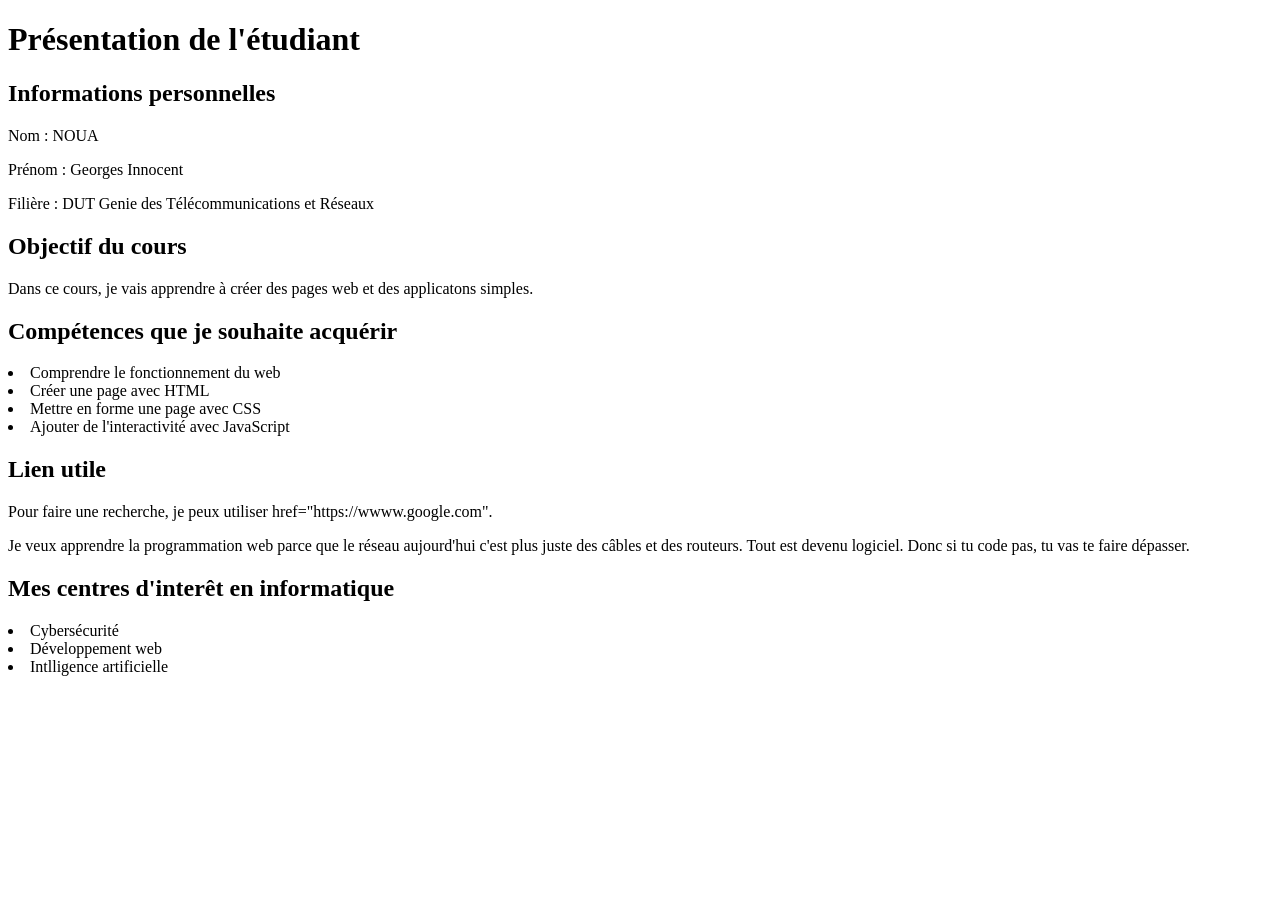
<file: TP1_decouvert_Web/index.html>
<!DOCTYPE html>
<html lang="fr">
<head>
    <meta charset="UTF-8">
    <title>Ma première page web</title>
</head>
<body>
<h1>Présentation de l'étudiant</h1>
<h2>Informations personnelles</h2>
<p>Nom : NOUA</p>
<P>Prénom : Georges Innocent</P>
<p>Filière : DUT Genie des Télécommunications et Réseaux</p>
<h2>Objectif du cours</h2>
<p>Dans ce cours, je vais apprendre à créer des pages web et des applicatons simples.</p>
<h2>Compétences que je souhaite acquérir</h2>
    <li>Comprendre le fonctionnement du web</li>
    <li>Créer une page avec HTML</li>
    <li>Mettre en forme une page avec CSS</li>
    <li>Ajouter de l'interactivité avec JavaScript</li>
<h2>Lien utile</h2>
<p>Pour faire une recherche, je peux utiliser
    <a>href="https://wwww.google.com"</a>.
</p>
<p>Je veux apprendre la programmation web parce que le réseau aujourd'hui c'est plus juste des câbles et des routeurs. Tout est devenu logiciel.
   Donc si tu code pas, tu vas te faire dépasser.
</p>
 <h2>Mes centres d'interêt en informatique</h2>
     <li>Cybersécurité</li>
     <li>Développement web</li>
     <li>Intlligence artificielle</li>
</body>
</html>
</file>
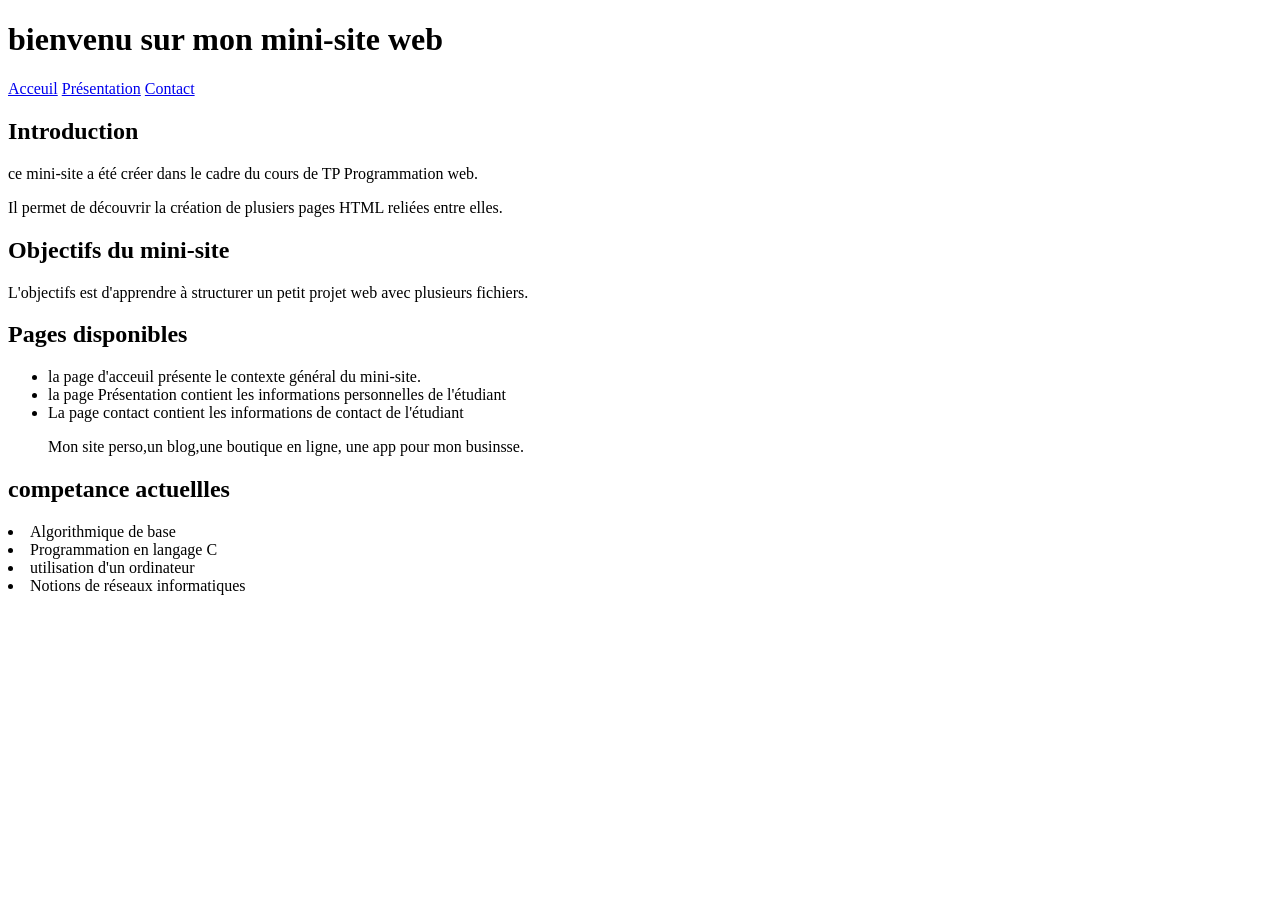
<file: TP2__MINI SITE_THML/index.html>
<!DOCTYPE html>
<html lang="fr">
<head>
    <meta charset="UTF-8"> 
    <title>Acceeil - Mon mini-site</title>
</head>
<body>
  <h1>bienvenu sur mon mini-site web</h1> 
  <nav>
    <a href="index.html">Acceuil</a>
    <a href="presentation.html">Présentation</a>
    <a href="contact.html">Contact</a>
  </nav> 
  <h2>Introduction</h2>
  <p>ce mini-site a été créer dans le cadre du cours de TP Programmation
     web.</p>
  <p>Il permet de découvrir la création de plusiers pages HTML reliées
     entre elles. </p>
  <h2>Objectifs du mini-site</h2>
  <p>L'objectifs est d'apprendre à structurer un petit projet web avec
     plusieurs fichiers.</p>
  <H2>Pages disponibles</H2>
  <ul>
   <li>la page d'acceuil présente le contexte général du mini-site.</li>
   <li>la page Présentation contient les informations personnelles 
      de l'étudiant</li>
   <li>La page contact contient les informations de contact de 
      l'étudiant </li>
      <p>Mon site perso,un blog,une boutique en ligne, une app pour mon 
         businsse.</p>
  </ul>
  <h2>competance actuellles</h2>
   <li>Algorithmique de base</li> 
   <li>Programmation en langage C</li>
   <li>utilisation d'un ordinateur</li>
   <li>Notions de réseaux informatiques</li>
</body>
</html>
</file>
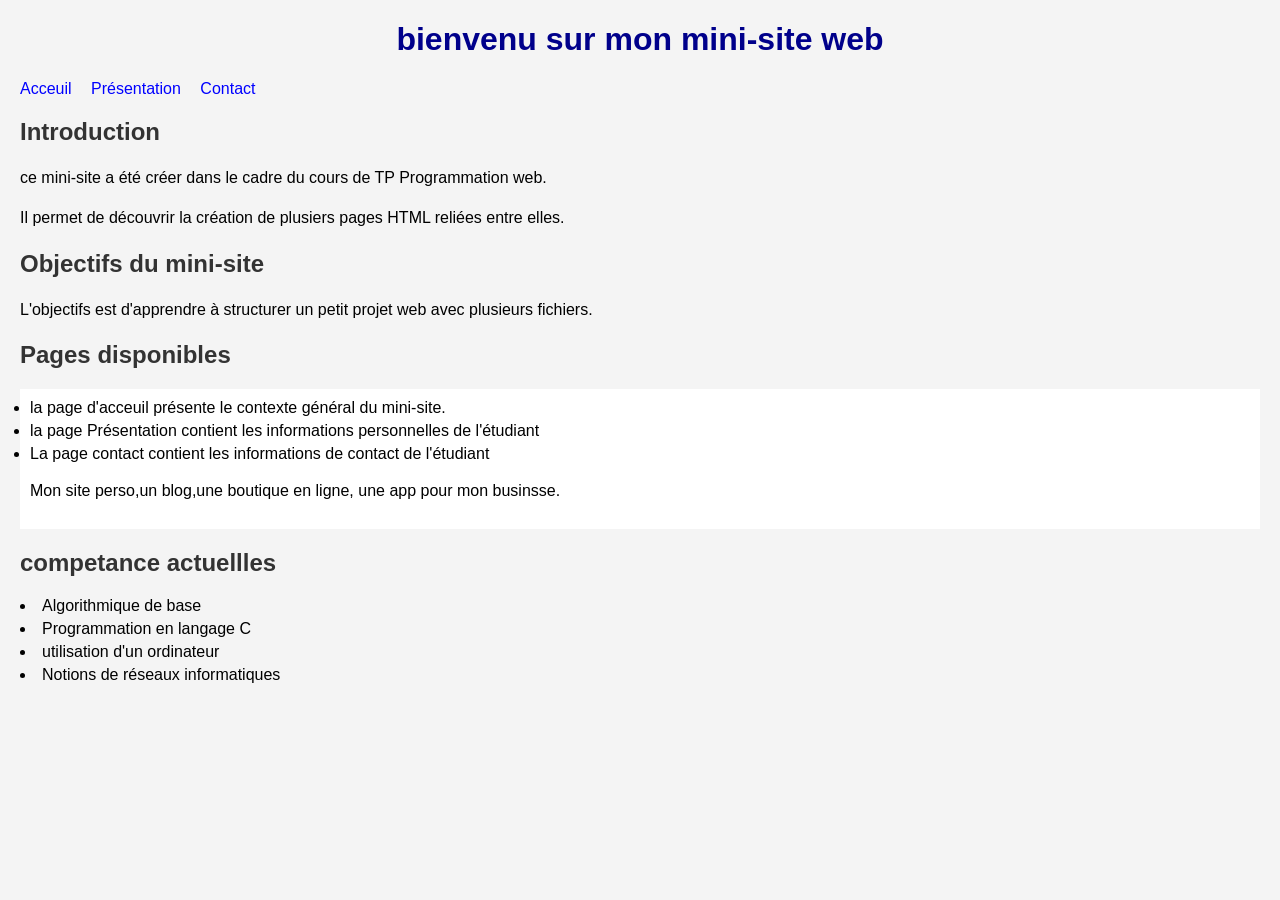
<file: TP4_CSS/index.html>
<!DOCTYPE html>
<html lang="fr">
<head>
    <meta charset="UTF-8"> 
    <title>Acceeil - Mon mini-site</title>
   <link rel="stylesheet" href="style.css">
</head>
<body>
  <h1>bienvenu sur mon mini-site web</h1> 
  <nav>
    <a href="index.html">Acceuil</a>
    <a href="presentation.html">Présentation</a>
    <a href="contact.html">Contact</a>
  </nav> 
  <h2>Introduction</h2>
  <p>ce mini-site a été créer dans le cadre du cours de TP Programmation
     web.</p>
  <p>Il permet de découvrir la création de plusiers pages HTML reliées
     entre elles. </p>
  <h2>Objectifs du mini-site</h2>
  <p>L'objectifs est d'apprendre à structurer un petit projet web avec
     plusieurs fichiers.</p>
  <H2>Pages disponibles</H2>
  <ul>
   <li>la page d'acceuil présente le contexte général du mini-site.</li>
   <li>la page Présentation contient les informations personnelles 
      de l'étudiant</li>
   <li>La page contact contient les informations de contact de 
      l'étudiant </li>
      <p>Mon site perso,un blog,une boutique en ligne, une app pour mon 
         businsse.</p>
  </ul>
  <h2>competance actuellles</h2>
   <li>Algorithmique de base</li> 
   <li>Programmation en langage C</li>
   <li>utilisation d'un ordinateur</li>
   <li>Notions de réseaux informatiques</li>
</body>
</html>
</file>
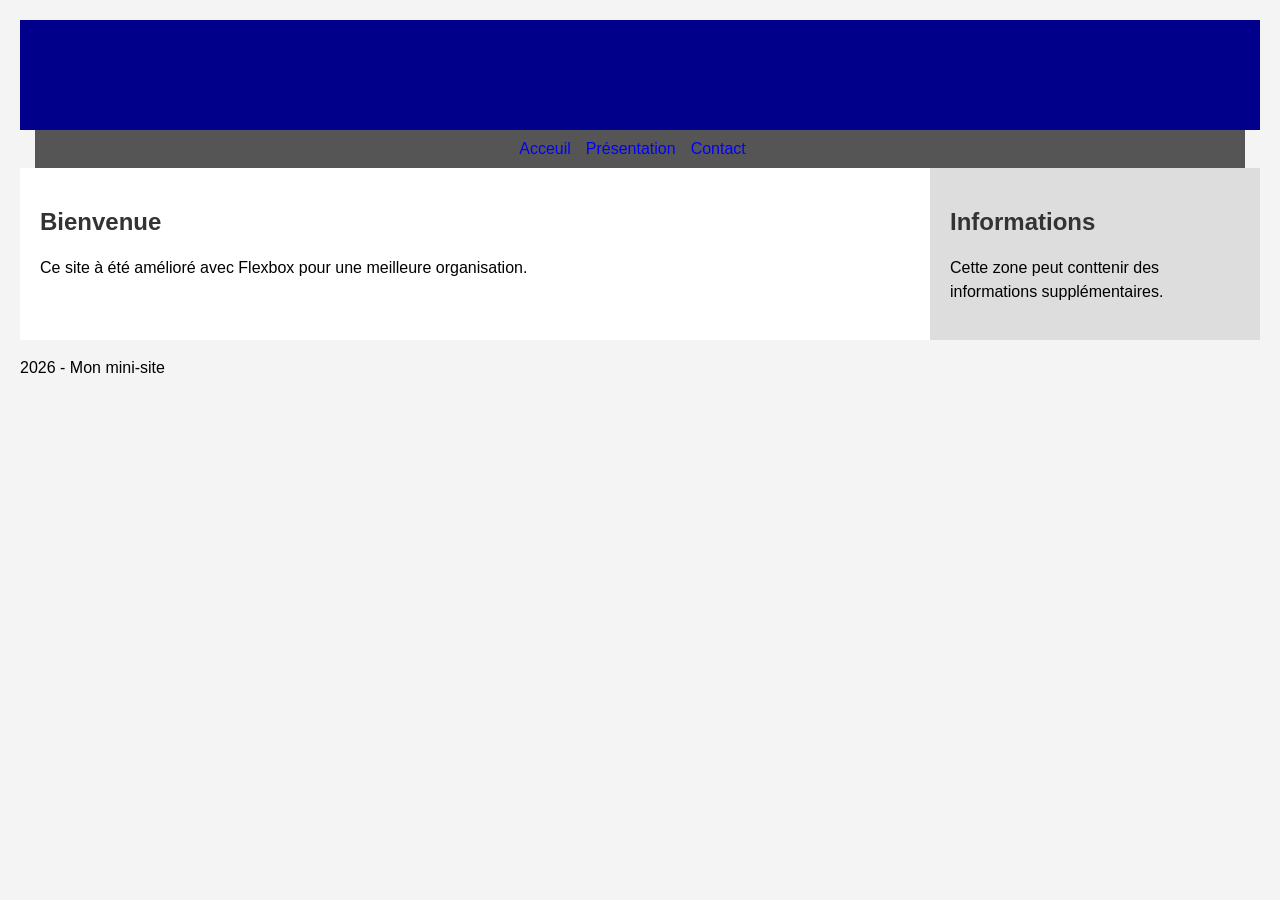
<file: TP5_Flexbox/index.html>
<!DOCTYPE html>
<html lang="fr">
<head>
    <meta charset="UTF-8"> 
    <title>Acceeil - Mon mini-site</title>
   <link rel="stylesheet" href="style.css">
</head>
<body>
   <header>
      <h1>Mon mini-site web</h1>
   </header>
   <nav>
      <a href="index.html">Acceuil</A>
      <a href="presentation.html">Présentation</a>
      <a href="contact.html">Contact</a>
   </nav>
   <div class="container">
      <main>
         <h2>Bienvenue</h2>
         <p>Ce site à été amélioré avec Flexbox pour une meilleure 
           organisation.</p>
      </main>
      <aside>
         <h2>Informations</h2>
         <p>Cette zone peut conttenir des informations supplémentaires.</P>
      </aside>
   </div>     
   <footer>
      <p> 2026 - Mon mini-site</p> 
   </footer>    
</body>
</html>
</file>
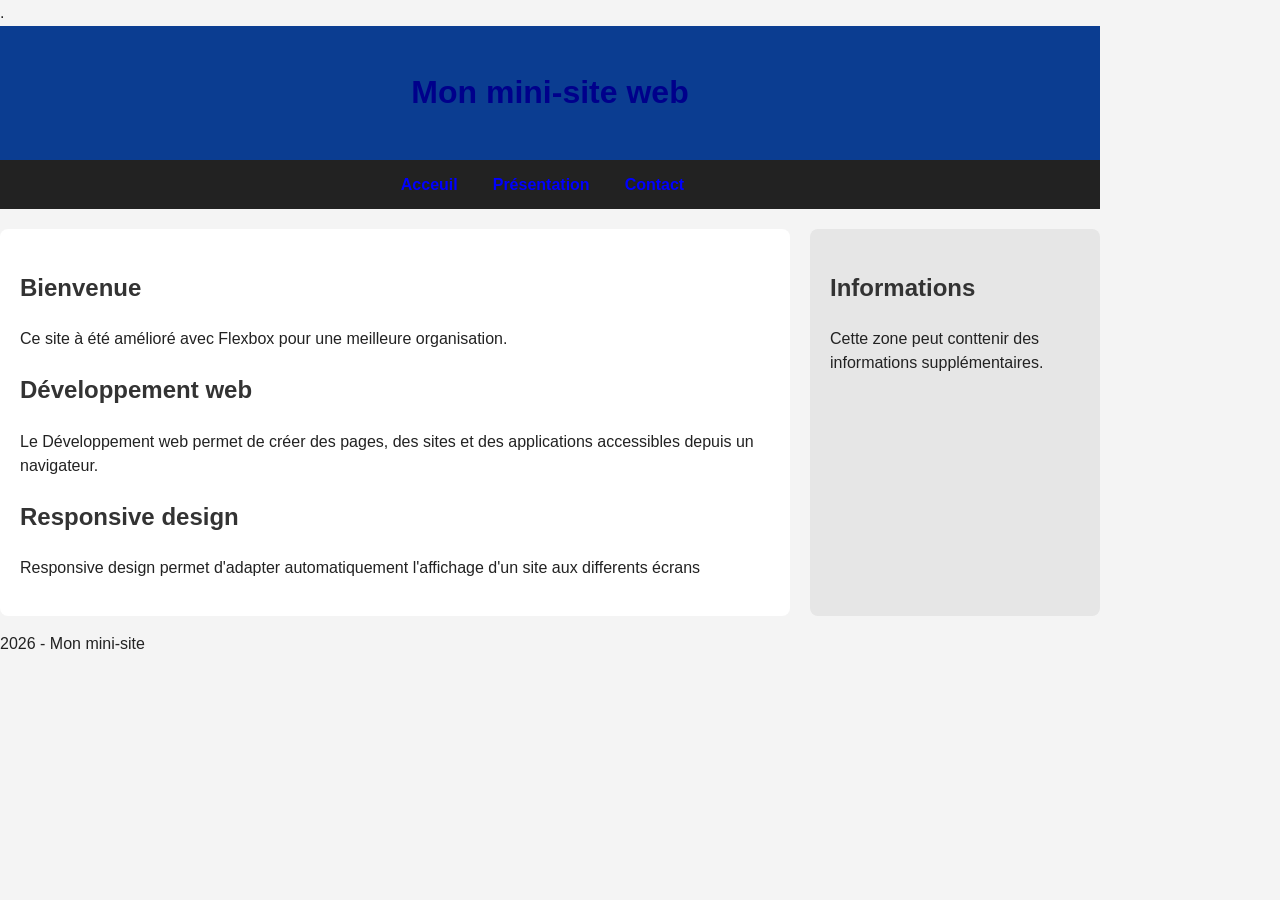
<file: TP6_Responsive_Design/index.html>
<!DOCTYPE html>
<html lang="fr">
<head>
    <meta charset="UTF-8">
    <meta name="viewport" content="width=device-width,initial-scale=1.0"> 
    <title>Acceeil - Mon mini-site</title>
   <link rel="stylesheet" href="style.css">
</head>
<body>
   <div class="page">.
   <header>
      <h1>Mon mini-site web</h1>
   </header>
   <nav>
      <a href="index.html">Acceuil</A>
      <a href="presentation.html">Présentation</a>
      <a href="contact.html">Contact</a>
   </nav>
   <div class="container">
      <main>
         <h2>Bienvenue</h2>
         <p>Ce site à été amélioré avec Flexbox pour une meilleure 
           organisation.</p>
         <div class="carte">
            <h2>Développement web</h2>
            <p>Le Développement web permet de créer des pages, des sites 
               et des applications accessibles depuis un navigateur.</p>
         </div> 
         <div class="carte">
            <h2>Responsive design</h2>
            <p>Responsive design permet d'adapter automatiquement 
               l'affichage d'un site aux differents écrans</p>
         </div>
      </main>
      <aside>
         <h2>Informations</h2>
         <p>Cette zone peut conttenir des informations supplémentaires.</P>
      </aside>
   </div>     
   <footer>
      <p> 2026 - Mon mini-site</p> 
   </footer>    
</body>
</html>
</file>
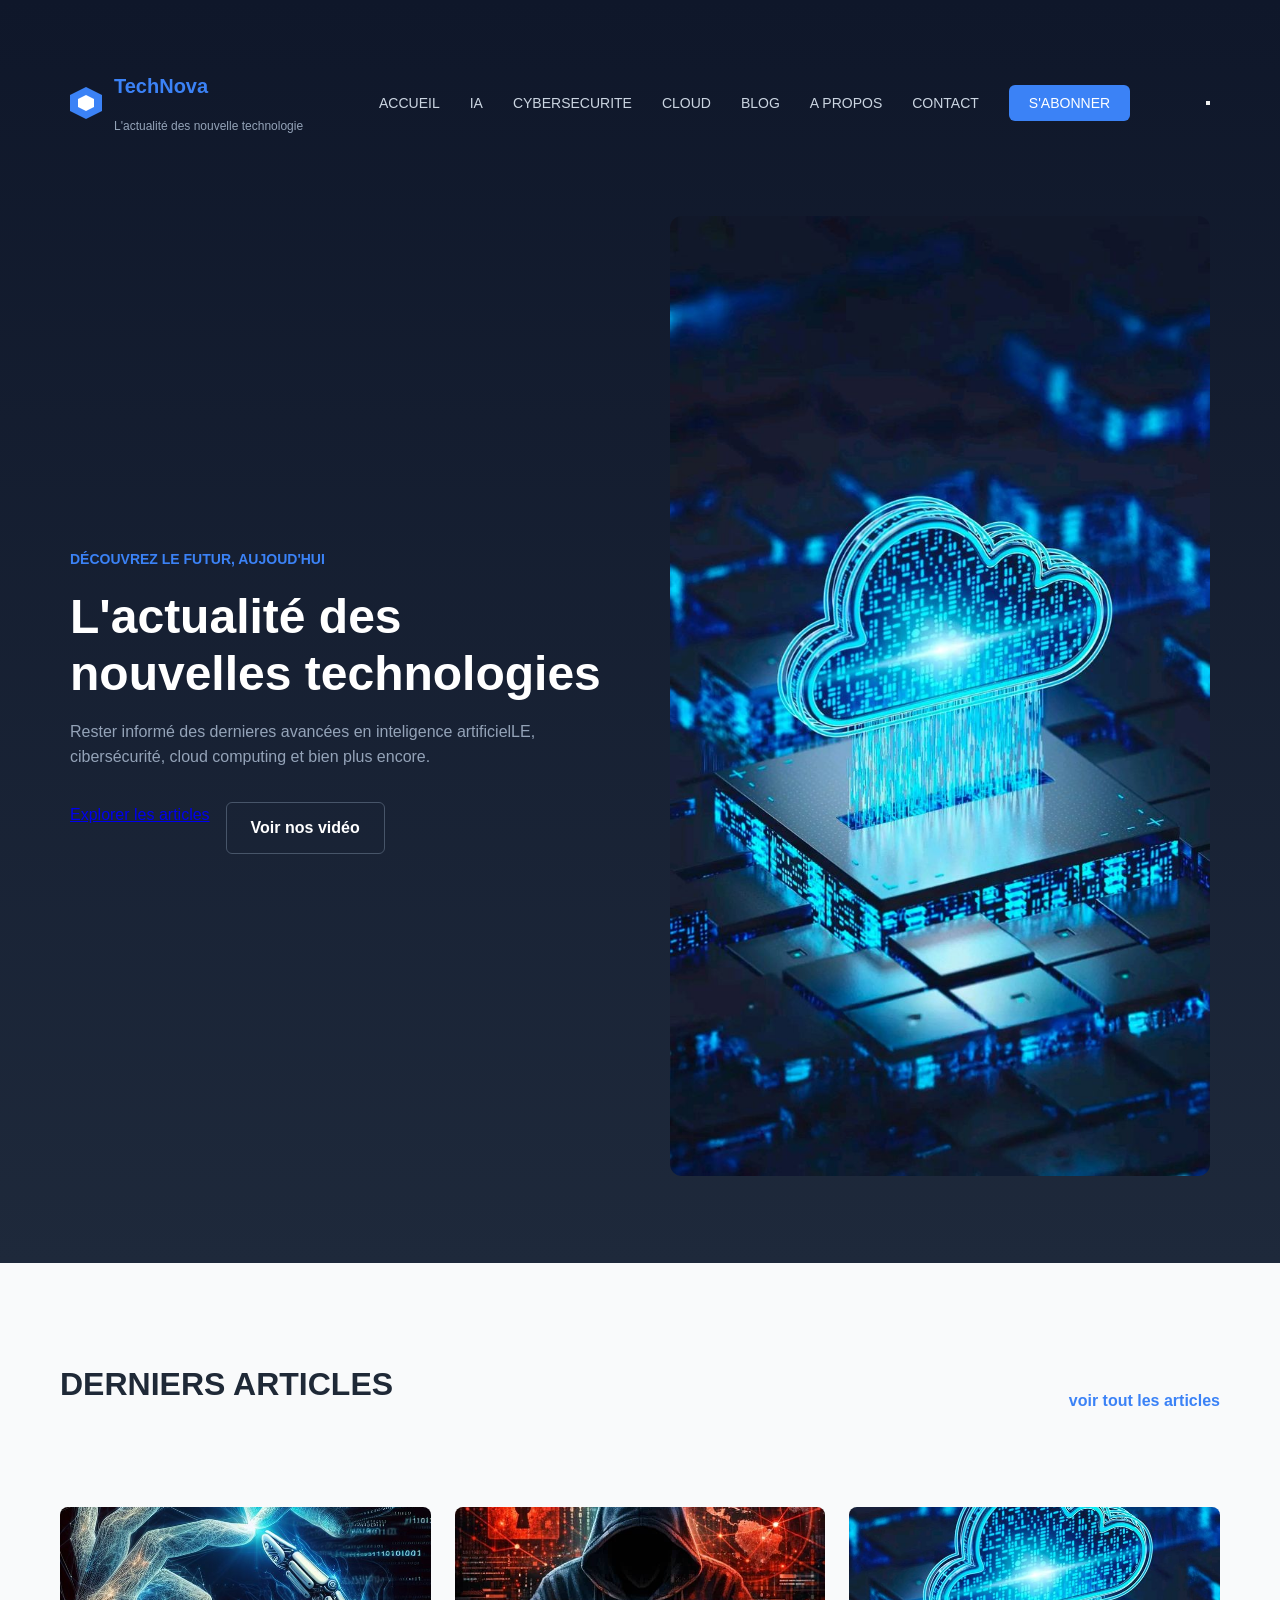
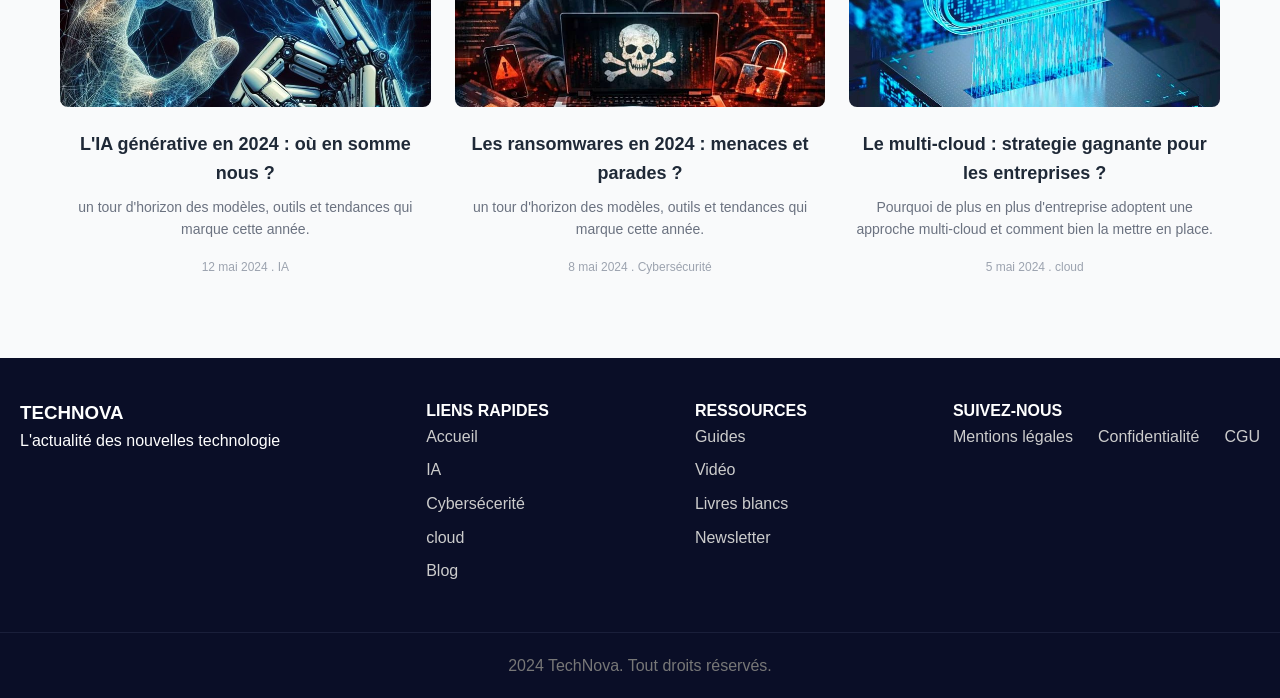
<file: TP_ devoir_technova/index.html>
<!DOCTYPE html>
<html lang="fr">
<head>
    <meta charset="UTF-8">
    <meta name="viewport" content="width=device-width, initial-scale=1.0">
    <title>TechNova - L'actualité des nouvelles technologie</title>
    <link rel="stylesheet" href="style.css">
    <link rel="preconnect" href="https://fonts.googleapis.com">
    <link rel="preconnect" href="https://fonts.gstatic.com" crossorigin>
    <link href="https://fontsgoogeapis.com/css2?family=Inter:wght@400;600;
    700&display=swap" rel="stylesheet">
</head>
<body>
    <header class="hero">
        <div class="container">
            <nav class="navbar">
                <div class="logo">
                    <svg width="32" height="32" viewBox="0 0 32 32"
                     fill="none">
                       <path d="M16 0L32 8V24L16 32L0 24V8L16 0Z" fill="#3B82F6"/>
                       <path d="M16 8L24 12V20L16 24L8 20V12L16 8Z" fill="white"/>
                    </svg>
                    <div>
                        <h1>TechNova</h1>
                        <p>L'actualité des nouvelle technologie</p>
                    </div>   
                </div>
                <ul class="nav-links">
                    <li><a href="#" class="active">ACCUEIL</a></li>
                    <li><a href="#">IA</a></li>
                    <li><a href="#">CYBERSECURITE</a></li>
                    <li><a href="#">CLOUD</a></li>
                    <li><a href="#">BLOG</a></li>
                    <li><a href="#">A PROPOS</a></li>
                    <li><a href="#">CONTACT</a></li> 
                    <li><a href="#" class="btn-subscribe">S'ABONNER</a></li>
                </ul>
                <button class="burger">   </button>
            </nav>
            <div class="hero-content">
                <div class="hero-text">
                    <span class="subtitle">Découvrez le futur, aujoud'hui</span>
                    <h2>L'actualité des<br>nouvelles technologies</h2>
                    <p>Rester informé des dernieres avancées en inteligence artificielLE, 
                        cibersécurité, cloud computing et bien plus encore.</p>
                    <div class="hero-buttons">
                        <a href="#" class="btn-primery">Explorer les articles</a>
                        <a href="#" class="btn-secondary">Voir nos vidéo</a>
                    </div>
                </div>
                <div class="hero-image">
                     <img src="Images/article-cloud.jpg.jpg" alt="IA Brain"> 
                </div> 
            </div>
        </div>
    </header>
    <section class="domains">
        <div class="container">
            <div class="section-header">
                <h3>DERNIERS ARTICLES</h3>
                <a href="#" class="see-all">voir tout les articles  </a>
            </div>

            <div class="article-grid">
                <article class="article-card">
                    <img src="Images/article-ia.jpg.jpg" alt="IA générative">
                    <h4>L'IA générative en 2024 : où en somme nous ?</h4>
                    <p>un tour d'horizon des modèles, outils et tendances qui marque cette année.</p>
                    <span class="meta">12 mai 2024 . IA</span>
                </article>

                <article class="article-card">
                    <img src="Images/article-hacker.jpg.jpg" alt="Cybersécurité">
                    <h4>Les ransomwares en 2024 : menaces et parades ?</h4>
                    <p>un tour d'horizon des modèles, outils et tendances qui marque cette année.</p>
                    <span class="meta">8 mai 2024 . Cybersécurité</span>
                </article>

                <article class="article-card">
                    <img src="Images/article-cloud.jpg.jpg" alt="cloud">
                    <h4>Le multi-cloud : strategie gagnante pour les entreprises ?</h4>
                    <p>Pourquoi de plus en plus d'entreprise adoptent une approche multi-cloud et comment 
                    bien la mettre en place.</p>
                    <span class="meta">5 mai 2024 . cloud</span>
                </article>
            </div>
        </div>
    </section>  

    <footer class="footer-container">
        <div class="footer-col">
            <h3>TECHNOVA</h3>
            <p>L'actualité des nouvelles technologie</p>
        </div>

        <div class="footer-col">
            <h4>LIENS RAPIDES</h4>
            <ul>
                <li><a href="#">Accueil</a></li>
                <li><a href="#">IA</a></li>
                <li><a href="#">Cybersécerité</a></li>
                <li><a href="#">cloud</a></li>
                <li><a href="#">Blog</a></li>
            </ul>
        </div>

        <div class="footer-col">
            <h4>RESSOURCES</h4>
            <ul>
                <li><a href="#">Guides</a></li>
                <li><a href="#">Vidéo</a></li>
                <li><a href="#">Livres blancs</a></li>
                <li><a href="#">Newsletter</a></li>
            </ul>
        </div>

        <div class="footer-col">
            <h4>SUIVEZ-NOUS</h4>
            <ul>
                <li><a href="#">Mentions légales</a></li>
                <li><a href="#">Confidentialité</a></li>
                <li><a href="#">CGU</a></li>
            </ul>
        </div>
        
    </footer>
    
    <div class="copyright">
        2024 TechNova. Tout droits réservés.
    </div>
    
</body>
</html>
</file>
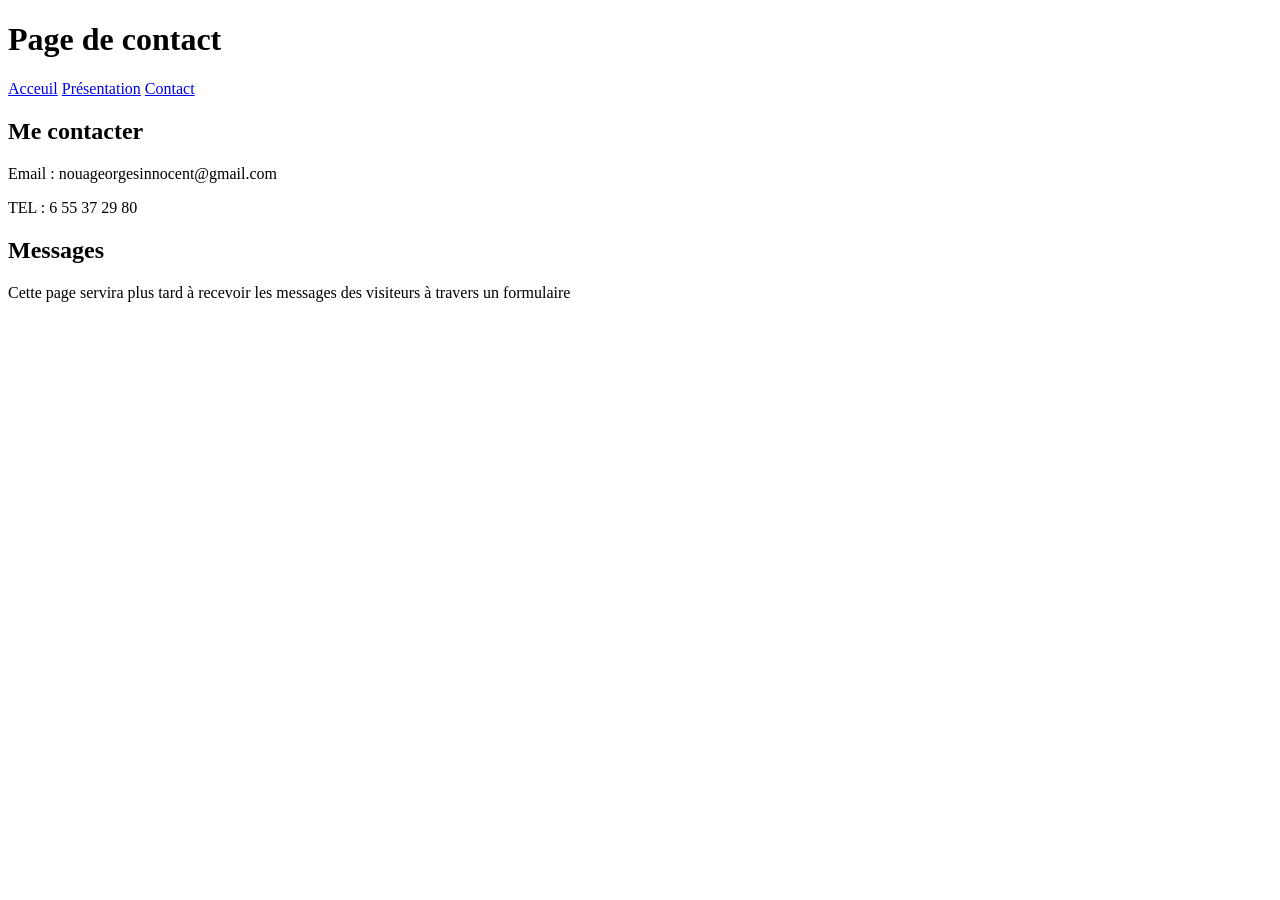
<file: TP2__MINI SITE_THML/contact.html>
<!DOCTYPE html>
<html lang="fr">
<head>
    <meta charset="UTF-8">
    <title>Documentcontact - mini-site</title>
</head>
<body>
   <h1>Page de contact</h1>
   <nav>
    <a href="index.html">Acceuil</a>
    <a href="presentation.html">Présentation</a>
    <a href="contact.html">Contact</a>
   </nav> 
   <h2>Me contacter</h2>
   <p>Email : nouageorgesinnocent@gmail.com</p>
   <p>TEL : 6 55 37 29 80</p> 
   <h2>Messages</h2>
   <p>Cette page servira plus tard à recevoir les messages des 
    visiteurs à travers un formulaire</p>
</body>
</html>
</file>
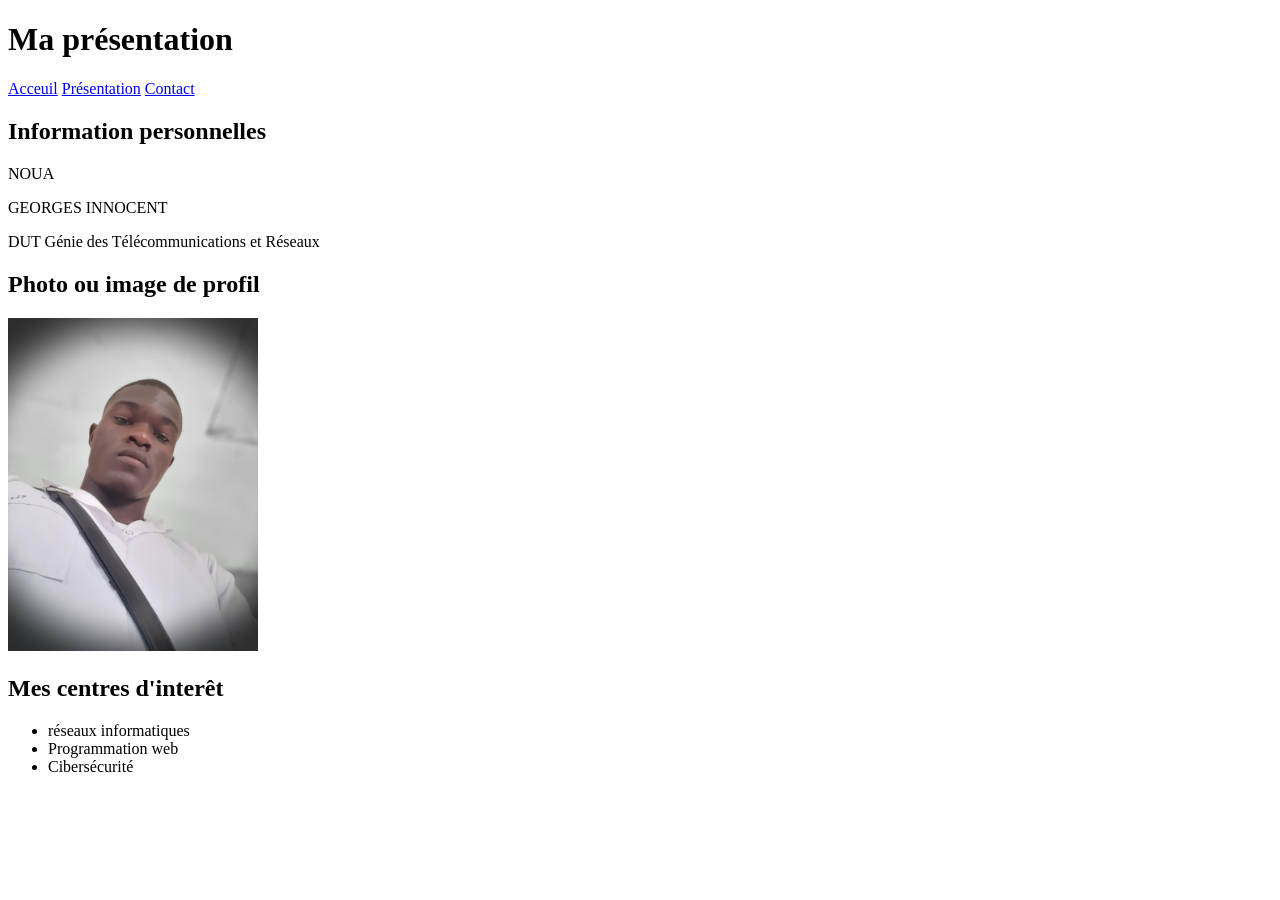
<file: TP2__MINI SITE_THML/presentation.html>
<!DOCTYPE html>
<html lang="fr">
<head>
    <meta charset="UTF-8">
    <title>Présentation - Mon mnini-site</title>
</head>
<body>
  <h1>Ma présentation</h1>
  <nav>
    <a href="index.html">Acceuil</a>
    <a href="presentation.html">Présentation</a>
    <a href="contact.html">Contact</a>
  </nav> 
  <h2>Information personnelles</h2> 
  <p>NOUA</p>
  <P>GEORGES INNOCENT</P> 
  <P>DUT Génie des Télécommunications et Réseaux</P>
  <h2>Photo ou image de profil</h2> 
  <img src="images/profil.jpg.jpg" alt="image de profil" width="250">
  <h2>Mes centres d'interêt</h2>
  <ul>
    <li>réseaux informatiques</li>
    <li>Programmation web</li>
    <li>Cibersécurité</li>
  </ul>
</body>
</html>
</file>
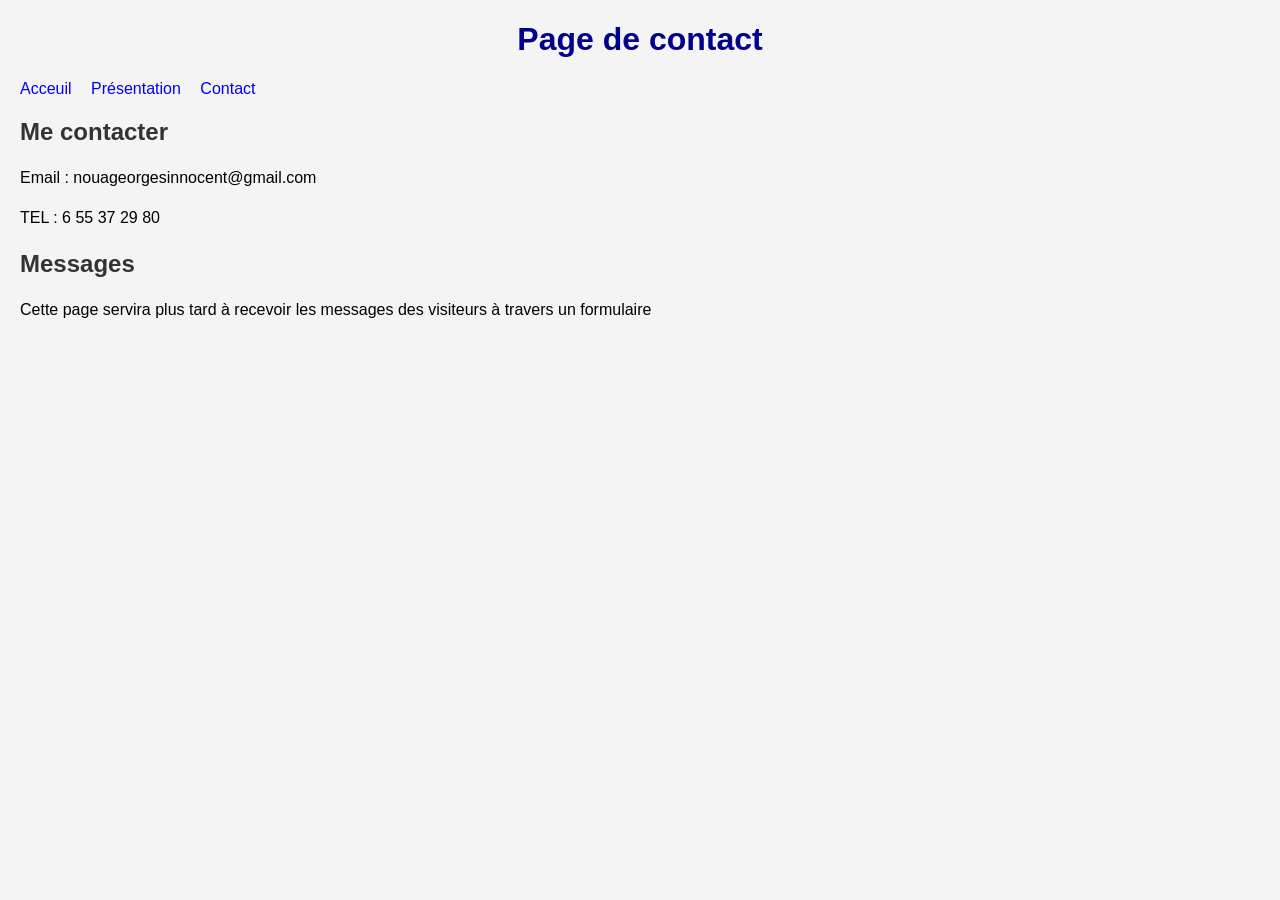
<file: TP4_CSS/contact.html>
<!DOCTYPE html>
<html lang="fr">
<head>
    <meta charset="UTF-8">
    <title>Documentcontact - mini-site</title>
    <link rel="stylesheet" href="style.css">
</head>
<body>
   <h1>Page de contact</h1>
   <nav>
    <a href="index.html">Acceuil</a>
    <a href="presentation.html">Présentation</a>
    <a href="contact.html">Contact</a>
   </nav> 
   <h2>Me contacter</h2>
   <p>Email : nouageorgesinnocent@gmail.com</p>
   <p>TEL : 6 55 37 29 80</p> 
   <h2>Messages</h2>
   <p>Cette page servira plus tard à recevoir les messages des 
    visiteurs à travers un formulaire</p>
</body>
</html>
</file>
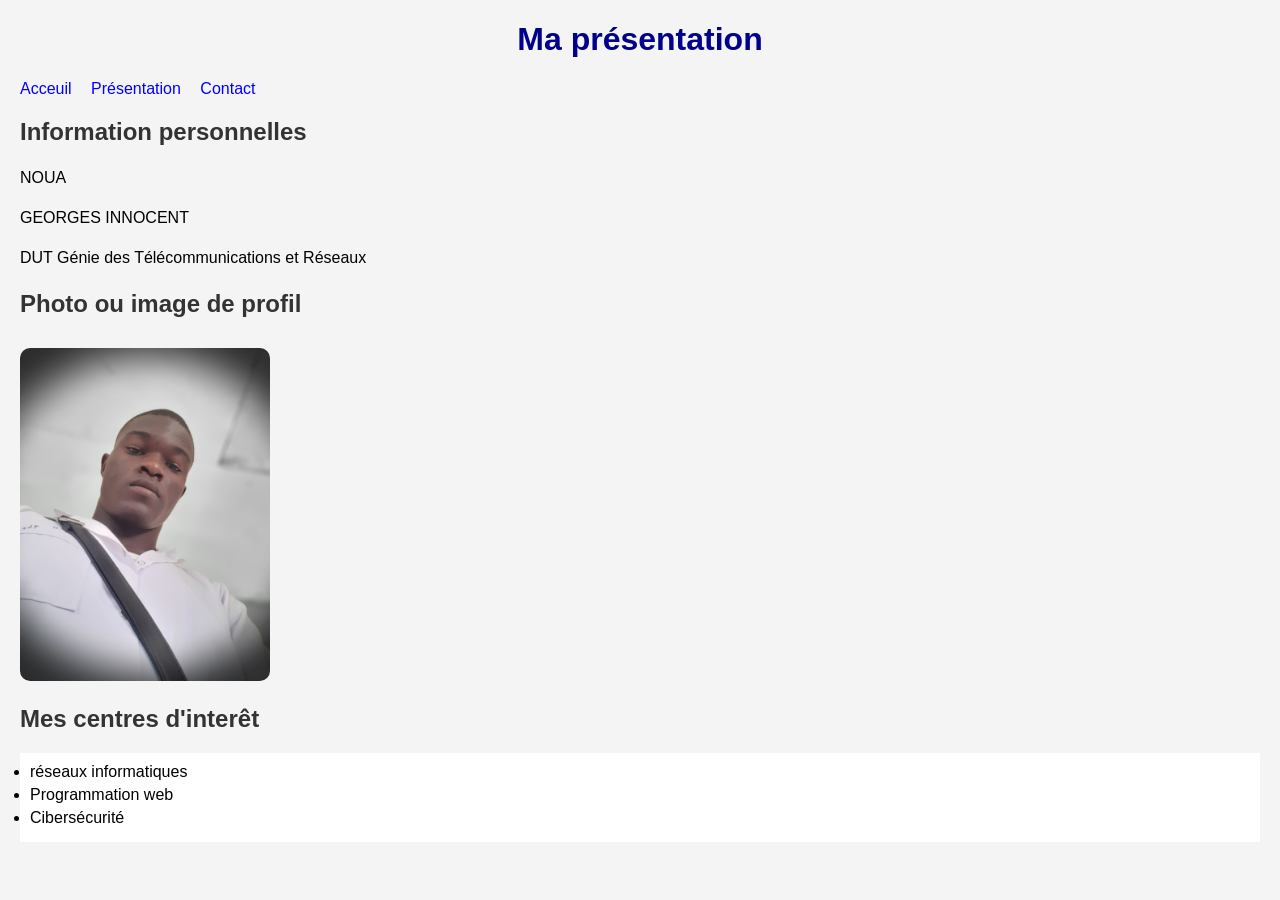
<file: TP4_CSS/presentation.html>
<!DOCTYPE html>
<html lang="fr">
<head>
    <meta charset="UTF-8">
    <title>Présentation - Mon mnini-site</title>
    <link rel="stylesheet" href="style.css">
</head>
<body>
  <h1>Ma présentation</h1>
  <nav>
    <a href="index.html">Acceuil</a>
    <a href="presentation.html">Présentation</a>
    <a href="contact.html">Contact</a>
  </nav> 
  <h2>Information personnelles</h2> 
  <p>NOUA</p>
  <P>GEORGES INNOCENT</P> 
  <P>DUT Génie des Télécommunications et Réseaux</P>
  <h2>Photo ou image de profil</h2> 
  <img src="images/profil.jpg.jpg" alt="image de profil" width="250">
  <h2>Mes centres d'interêt</h2>
  <ul>
    <li>réseaux informatiques</li>
    <li>Programmation web</li>
    <li>Cibersécurité</li>
  </ul>
</body>
</html>
</file>
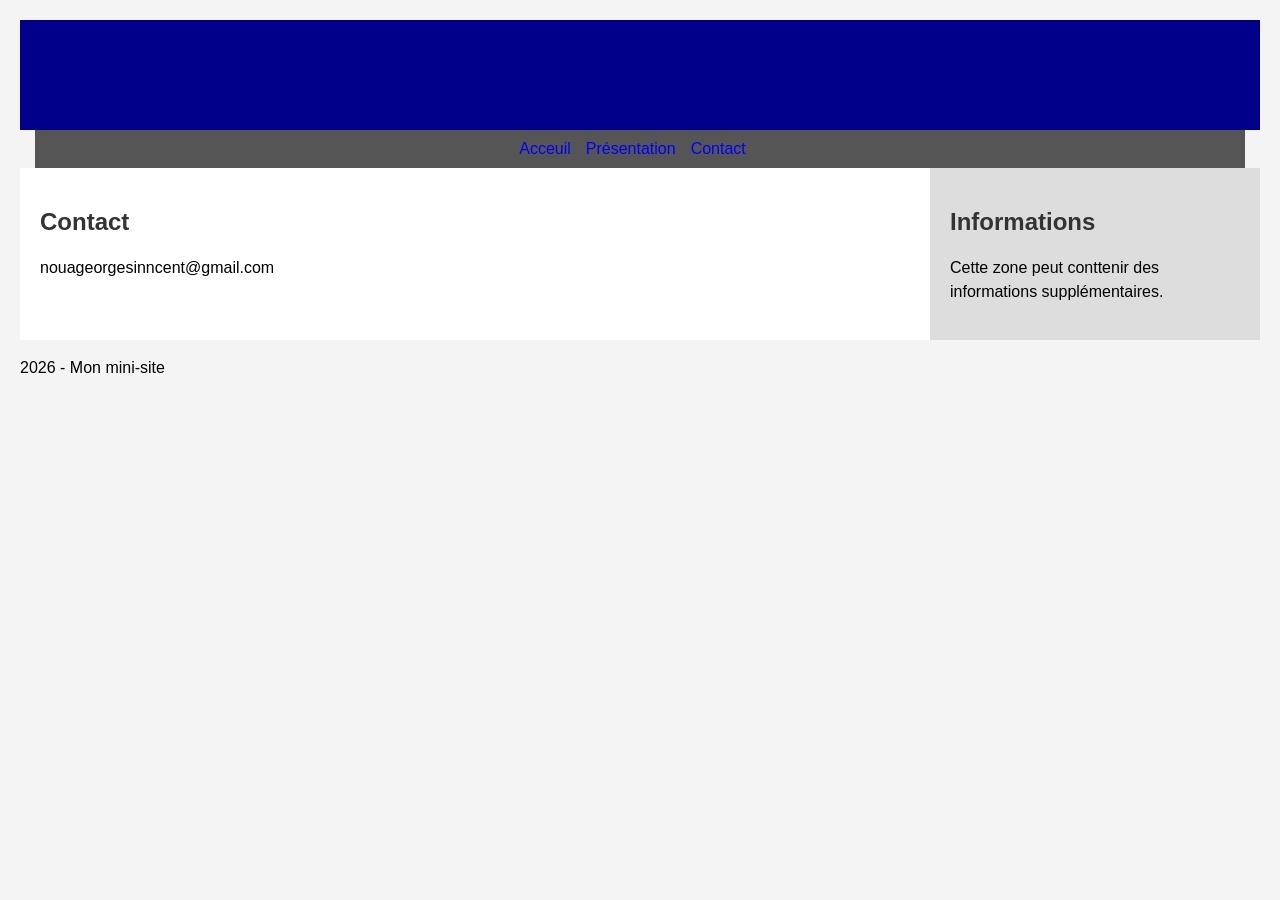
<file: TP5_Flexbox/contact.html>
<!DOCTYPE html>
<html lang="fr">
<head>
    <meta charset="UTF-8">
    <title>Documentcontact - mini-site</title>
    <link rel="stylesheet" href="style.css">
</head>
<body>
    <header>
      <h1>Mon mini-site web</h1>
   </header>
   <nav>
      <a href="index.html">Acceuil</A>
      <a href="presentation.html">Présentation</a>
      <a href="contact.html">Contact</a>
   </nav>
   <div class="container">
      <main>
         <h2>Contact</h2>
         <p>nouageorgesinncent@gmail.com</p>
      </main>
      <aside>
         <h2>Informations</h2>
         <p>Cette zone peut conttenir des informations supplémentaires.</P>
      </aside>
   </div>     
   <footer>
      <p> 2026 - Mon mini-site</p> 
   </footer>    
</body>
</html>
</file>
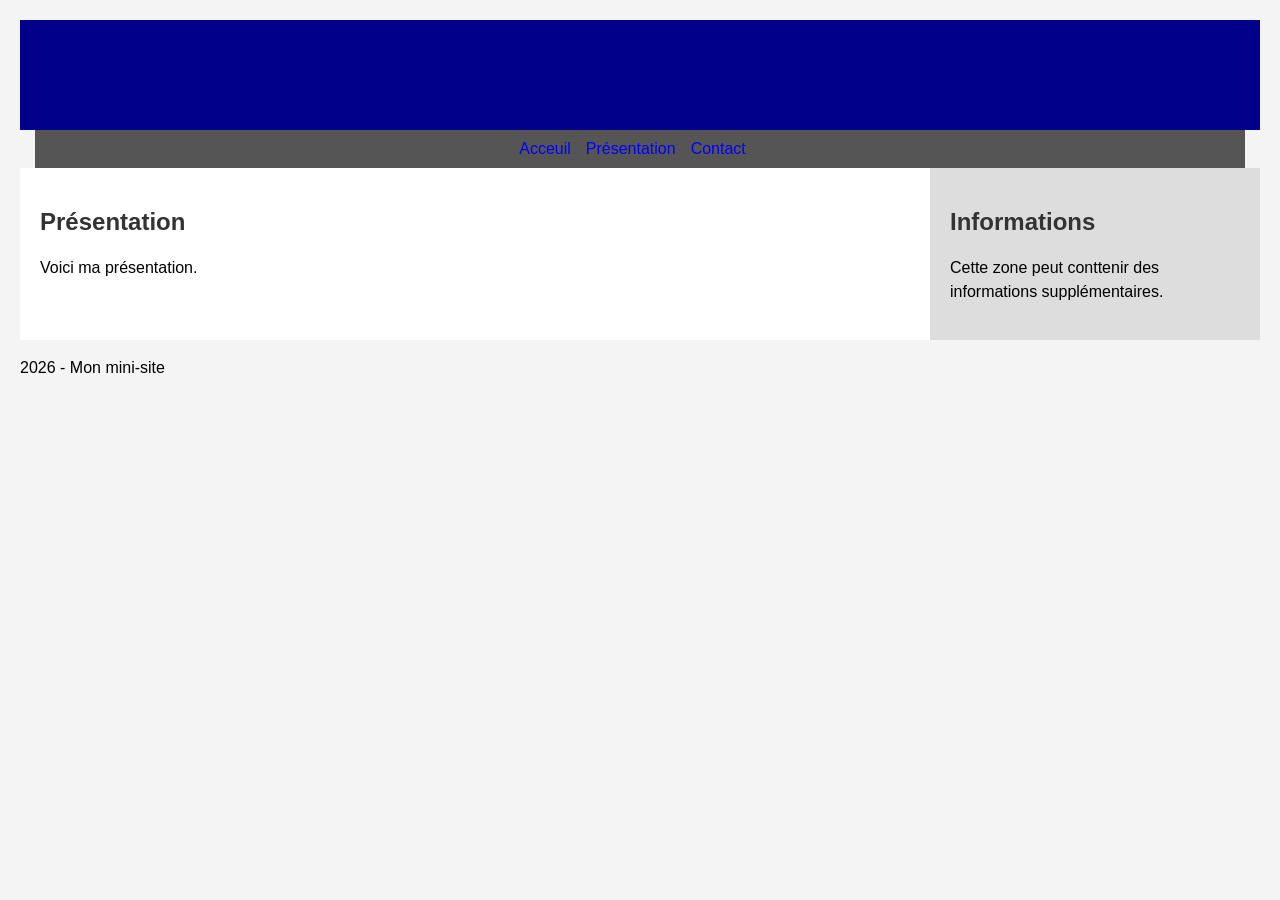
<file: TP5_Flexbox/presentation.html>
<!DOCTYPE html>
<html lang="fr">
<head>
    <meta charset="UTF-8">
    <title>Présentation - Mon mnini-site</title>
    <link rel="stylesheet" href="style.css">
</head>
<body>
 <header>
      <h1>Mon mini-site web</h1>
   </header>
   <nav>
      <a href="index.html">Acceuil</A>
      <a href="presentation.html">Présentation</a>
      <a href="contact.html">Contact</a>
   </nav>
   <div class="container">
      <main>
         <h2>Présentation</h2>
         <p>Voici ma présentation.</p>
      </main>
      <aside>
         <h2>Informations</h2>
         <p>Cette zone peut conttenir des informations supplémentaires.</P>
      </aside>
   </div>     
   <footer>
      <p> 2026 - Mon mini-site</p> 
   </footer>    
</body>
</html>
</file>
<file: TP4_CSS/style.css>
body { background-color: #f4f4f4; 
      font-family: Arial, sans-serif;
       margin: 20px;    
}
 h1  { color: darkblue; 
      text-align: center;
} 
h2  { color: #333;
} 
p  {font-size: 16px; 
      line-height: 1.5;
}
a  {text-decoration: none; 
      color: blue; 
     margin-right: 15px;
}
a:hover {color: red;
} 
ul {background-color: white; 
      padding: 10px;
}
li {margin-bottom: 5px;
}
img {border-radius: 10px;
     margin-top: 10px; 
}
section{background-color: white;
      padding: 10px;
      margin-bottom: 20px;
      border-radius: 5px;
}
</file>
<file: TP5_Flexbox/style.css>
body { background-color: #f4f4f4; 
      font-family: Arial, sans-serif;
       margin: 20px;    
}
 h1  { color: darkblue; 
      text-align: center;
} 
h2  { color: #333;
} 
p  {font-size: 16px; 
      line-height: 1.5;
}
a  {text-decoration: none; 
      color: blue; 
     margin-right: 15px;
}
a:hover {color: red;
} 
ul {background-color: white; 
      padding: 10px;
}
li {margin-bottom: 5px;
}
img {border-radius: 10px;
     margin-top: 10px; 
}
section{background-color: white;
      padding: 10px;
      margin-bottom: 20px;
      border-radius: 5px;
}
.container {
      display: flex;
      flex-direction: row;
}
main {
      flex: 3;
      padding: 20px;
      background-color: white;
}
aside {
      flex: 1;
      padding: 20px;
      background-color: #ddd;
}
header {
      background-color: darkblue;
      color: white;
      padding: 15px;
      text-align: center; 
}
fooetr {
      background-color: #333;
      color: white;
      text-align: center;
      padding: 10px; 
      margin-top: 20px;
}
nav {
      display: flex;
      justify-content: center;
      background-color: #555;
      padding: 10px;
}
nav {
      color: white;
      margin: 0 15px;
      text-decoration: none;
}
nav a:hover {
      color: yellow;
}
</file>
<file: TP6_Responsive_Design/style.css>
*{
  box-sizing: border-box;
}
body { margin: 0;
      font-family: Arial, sans-serif;
      background-color: #f4f4f4; 
       color: #222;
       line-height: 1.6;
}
 h1  { color: darkblue; 
      text-align: center;
} 
h2  { color: #333;
} 
p  {font-size: 16px; 
      line-height: 1.5;
}
a  {text-decoration: none; 
      color: blue; 
     margin-right: 15px;
}
a:hover {color: red;
} 
ul {background-color: white; 
      padding: 10px;
}
li {margin-bottom: 5px;
}
img {
      max-width: 100%;
      height: auto;
      display: block;
}
section{background-color: white;
      padding: 10px;
      margin-bottom: 20px;
      border-radius: 5px;
}
.container {
      display: flex;
      gap: 20px;
      margin-top: 20px;
}
main {
      flex: 3;
      background-color: white;
      padding: 20px;
      border-radius: 8px;
}
aside {
      flex: 1;
      background-color: #e6e6e6;
      padding: 20px;
      border-radius: 8px;
}
header {
      background-color: #0b3d91;
      color: white;
      padding: 20px;
      text-align: center; 
}
fooetr {
      background-color: #222;
      color: white;
      text-align: center;
      padding: 15px; 
      margin-top: 20px;
}
nav {
      display: flex;
      justify-content: center;
      gap: 20px;
      background-color: #222;
      padding: 12px;
}
nav {
      color: white;
      text-decoration: none;
      font-weight: bold;
}
nav a:hover {
      color: #ffcc00;
}
.page{
      width: 90%;
      max-width: 1100px;
      margin: 0;
}
@media (max-width: 900px) {
      .page {
      width: 95%
      }
 .container {
      gap: 15px;
 }
 main {
      padding: 15px;
 }
 aside {
      padding: 15px;
 }
}
@media (max-width: 768px) {
       .container {
       flex-direction: column;
       }
nav{
      flex-direction: column;
      align-items: center;
      gap: 10px;
 }
 header{
      padding: 15px;
 }
 h1{
      font-size: 24px;
 }
 h2{
      font-size: 20px;
 }
      p {
            font-size: 15px;
      }
} 
@media (max-width: 480px) {
      .page{
            width: 100px;
      }
      body {
            background-color: white;
      }
      header {
            border-radius: 0;
            padding: 12px;
      }
      aside {
            border-radius: 0;
            padding: 12px;
      }
      nav a {
            font-size: 14px;
      }
      footer {
            font-size: 14px;
      }
}
input{
      width: 100%;
      padding: 10px;
      margin-bottom: 12px;
      border: 1px solid #ccc;
      border-radius: 5px;
}
textarea{
      width: 100%;
      padding: 10px;
      margin-bottom: 12px;
      border: 1px solid #ccc;
      border-radius: 5px;
}
select {
      width: 100%;
      padding: 10px;
      margin-bottom: 12px;
      border: 1px solid #ccc;
      border-radius: 5px;
}
button{
      padding: 10px 15px;
      border: none;
      border-radius: 5px;
      background-color: #0b3d91;
      color: white;
      cursor: pointer;
}
button:hover {
      background-color: 062b66;
}
input {
      width: auto;
}
input[type="radio"] {
      width: auto;
} 
carte{
      background-color: white;
      padding: 15px;
      border-radius: 8px;
      margin-bottom: 15px;
}
</file>
<file: TP_ devoir_technova/style.css>
* {
    margin: 0;
    padding: 0;
    box-sizing: border-box;
}
 
body {
    font-family: 'Inter', sans-serif;
    color: #1f2937;
    line-height: 1.6;
}

.container {
    max-width: 1200px;
    margin: 0 auto;
    padding: 0 20px;
}

.hero {
    background: linear-gradient(180deg, #0f172a 0%, #1e293b 100%);
    color: white;
    padding: 50px;
    padding-bottom: 80px;
}

.hero h1 {
    font-size: 30px;
    margin-bottom: 15px;
}

.hero p {
    font-size: 40px;
    max-width: 500px;
}

.navbar {
    display: flex;
    justify-content: space-between;
    align-items: center;
    padding: 20px 0;
}

.logo {
    display: flex;
    align-items: center;
    gap: 12px;
}

.logo h1 {
    font-size: 20px;
    font-size: 700;
    color: #3b82f6;
}

.logo p {
    font-size: 12px;
    color: #94a3b8;
}

.nav-links {
    display: flex;
    list-style: none;
    gap: 30px;
    align-items: center;
}

.nav-links a {
    color: #cbd5e1;
    text-decoration: none;
    font-size: 14px;
    font-weight: 500;
    transition: 0.3s;
}

.nav-links a:hover,
.nav-links a:active {
    color: #3b82f6;
}

.btn-subscribe {
    background: #3b82f6;
    color: white !important;
    padding: 10px 20px;
    border-radius: 6px;
}

.border {
    display: none;
    background: none;
    border: none;
    color: white;
    font-size: 28px;
    cursor: pointer;
}

.hero-content {
    display: grid;
    grid-template-columns: 1fr 1fr;
    gap: 60px;
    align-items: center;
    margin-top: 60px;
}

.subtitle {
    color: #3b82f6;
    font-size: 14px;
    font-weight: 600;
    text-transform: uppercase;
}

.hero-text h2 {
    font-size: 48px;
    line-height: 1.2;
    margin: 16px 0;
}

.hero-text p {
    color: #94a3b8;
    font-size: 16px;
    margin-bottom: 32px;
}

.hero-buttons {
    display: flex;
    gap: 16px;
}

.btn-primary {
    background: #3b82f6;
    color: white;
    padding: 12px 24px;
    border-radius: 6px;
    text-decoration: none;
    font-weight: 600;
}

.btn-secondary {
    background: transparent;
    color: white;
    padding: 12px 24px;
    border-radius: 6px;
    text-decoration: none;
    font-weight: 600;
    border: 1px solid #475569;
}

.hero-image img {
    width: 100%;
    border-radius: 12px;
}

.domains {
    padding: 80px 0;
    background: #f9fafb;
    text-align: center;
}

.section-label {
    color: #3b82f6;
    font-size: 12px;
    font-weight: 600;
    letter-spacing: 1px;
}

.domains h3 {
    font-size: 32px;
    margin: 16px 0 48px;
}

.domains-grid {
    display: grid;
    grid-template-columns: repeat(3, 2fr);
    gap: 24px;
    text-align: left;
}

.domains-card {
    background: white;
    padding: 24px;
    border-radius: 8px;
    box-shadow: 0 1px 3px rgba(0,0,0,0.1);
}

.icon {
    width: 48px;
    height: 48px;
    border-radius: 8px;
    display: flex;
    align-items: center;
    justify-content: center;
    font-size: 24px;
    margin-bottom: 16px;
}

.icon.purple { background: #ede9fe;}
.icon.green { background: #dcfce7;}
.icon.blue { background: #dbeafe;}


.domains-card h4 {
    font-size: 18px;
    margin-bottom: 8px;
}

.domains-card p {
    color: #6b7280;
    font-size: 14px;
    margin-bottom: 16px;
}

.domains-card a {
    color: #3b82f6;
    text-decoration: none;
    font-weight: 600;
    font-size: 14px;
}

.articles {
    padding: 80px 0;
}

.section-header {
    display: flex;
    justify-content: space-between;
    align-items: center;
    margin-bottom: 48px;
}

.scetion-header h3 {
    font-size: 24px;
}

.see-all {
    color: #3b82f6;
    text-decoration: none;
    font-weight: 600;
}

.article-grid {
    display: grid;
    grid-template-columns: repeat(3,1fr);
    gap: 24px;
}

.article-card img {
    width: 100%;
    height: 200px;
    object-fit: cover;
    border-radius: 8px;
    margin-bottom: 16px;
}

.article-card h4 {
    font-size: 18px;
    margin-bottom: 8px;
}

.article-card p {
    color: #6b7280;
    font-size: 14px;
    margin-bottom: 12px;
}

.meta {
    color: #9ca3af;
    font-size: 12px;
}

.footer{
    background: #0a0a0a;
    color: #ccc;
    padding: 20px 40px;
    margin-top: 60px;
}

.footer-container {
    display: flex;
    justify-content: space-between;
    gap: 60px;
    padding: 40px 20px;
    background-color: #0A0E27;
    color: #fff;
}

.footer-col h3
.footer-col h4 {
    margin-bottom: 15px;
}

.footer-col ul {
    list-style: none;
    padding: 0;
    margin: 0;
}

.footer-col ul li {
    margin-bottom: 8px;
}

.footer-col:nth-child(4) ul {
    display: flex;
    gap: 25px;
}

.footer-col a {
    color: #ccc;
    text-decoration: none;
}

.footer-col a:hover {
    color: #fff;
}

.copyright {
    background-color: #0A0E27;
    color: #777;
    text-align: center;
    padding: 20px;
    border-top: 1px solid #1A1F3A;
}
@media (max-width: 900px) {
    .nav-links {
        display: none;
    }
     
 .burger {
    display: block;
 }

 .hero-content {
    grid-template-columns: 1fr;
    text-align: center;
 }

 .hero-text h2 {
    font-size: 32px; 
 }

 .hero-images {
    display: none;
 }

 .domains-grid 
 .article-grid {
    grid-template-columns: 1fr;
 }

 .footer-grid {
    grid-template-columns: 1fr;
 }

 .section-header {
    flex-direction: column;
    gap: 16px;
 }
}
</file>
